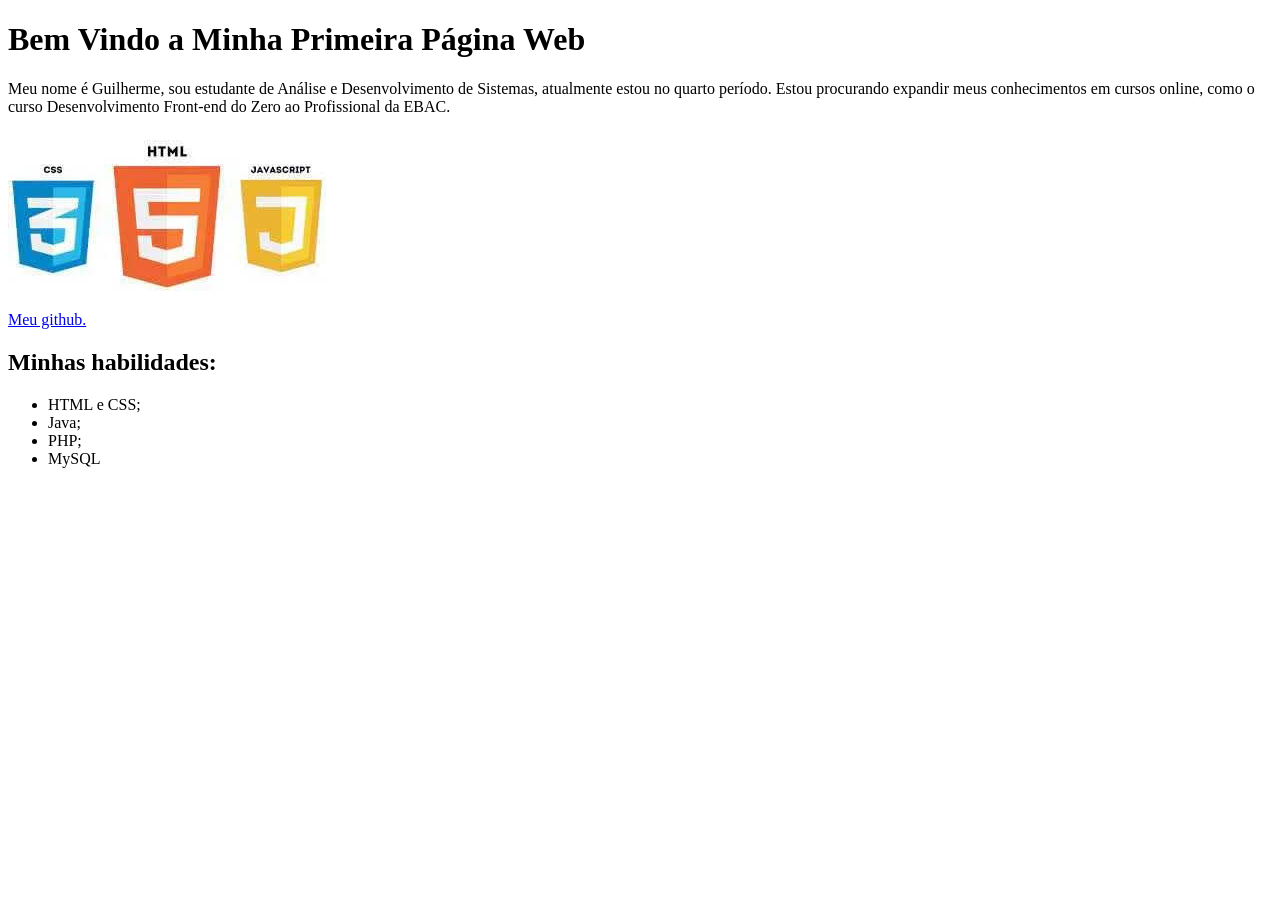
<file: Desenvolvimento Front-end do Zero ao Pro/Exercicio-01/index.html>
<!DOCTYPE html>
<html lang="en">
<head>
    <meta charset="UTF-8">
    <meta name="viewport" content="width=device-width, initial-scale=1.0">
    <title>Minha Primeira Página Web</title>
</head>
<body>
    <h1>Bem Vindo a Minha Primeira Página Web</h1>
    <p>Meu nome é Guilherme, sou estudante de Análise e Desenvolvimento de Sistemas, atualmente estou no quarto período. Estou procurando expandir meus conhecimentos em cursos online, como o curso Desenvolvimento Front-end do Zero ao Profissional da EBAC.</p>
    <img src="./imagens/imagem.jfif" alt="">
    <p><a href="https://github.com/Capelini06">Meu github.</a></p>
    <h2>Minhas habilidades:</h2>
    <ul>
        <li>HTML e CSS;</li>
        <li>Java;</li>
        <li>PHP;</li>
        <li>MySQL</li>
    </ul>
    
    
    
</body>
</html>
</file>
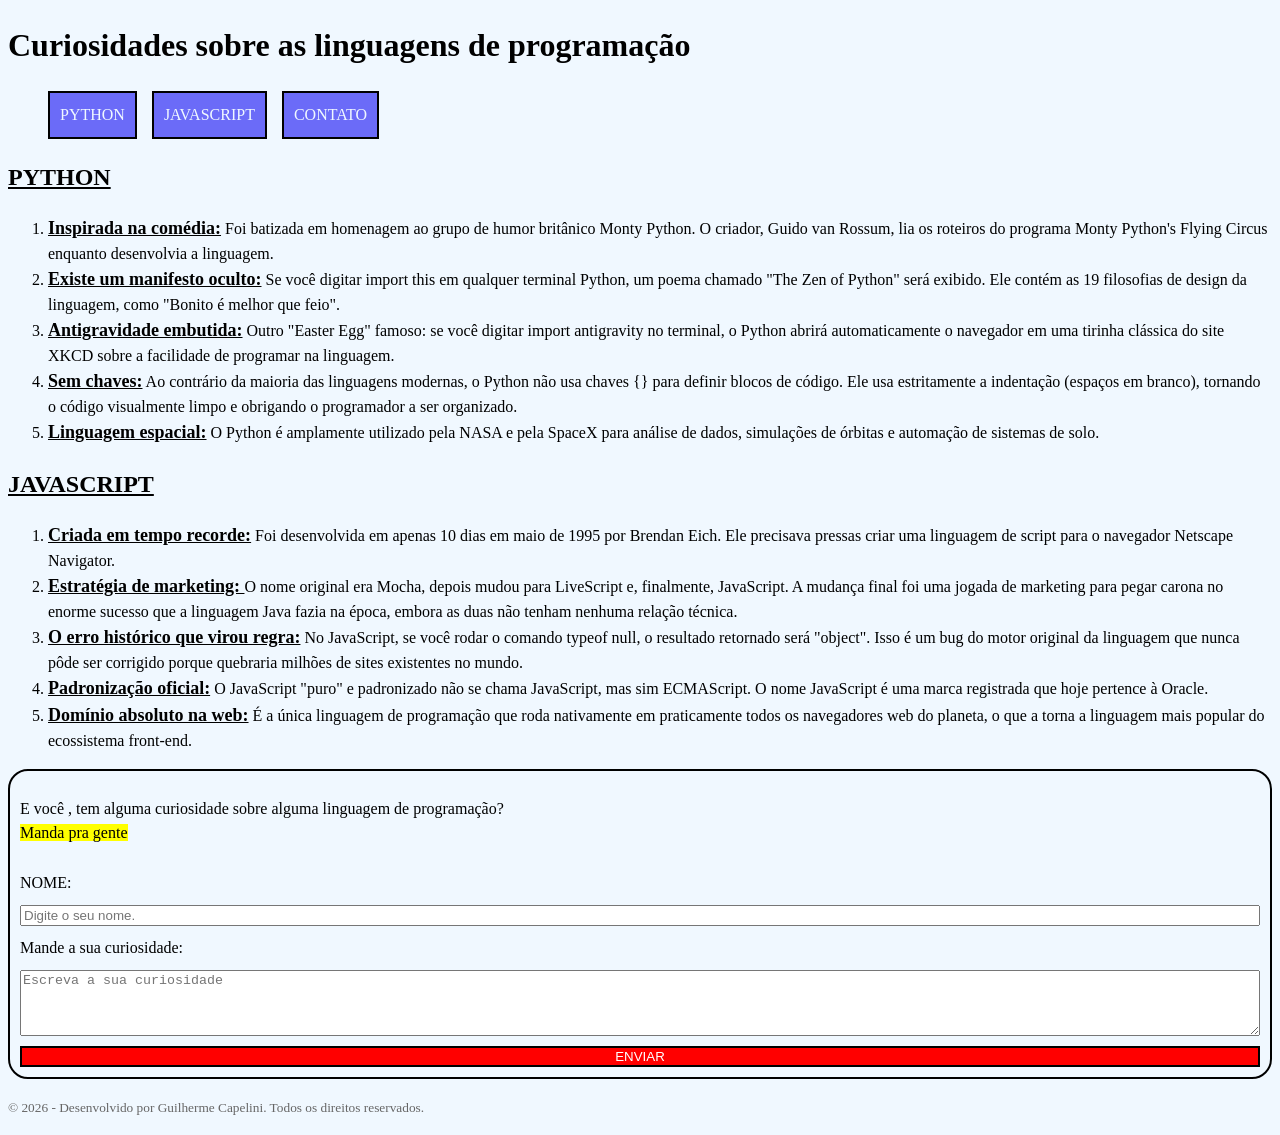
<file: Desenvolvimento Front-end do Zero ao Pro/Exercicio-02/index.html>
<!DOCTYPE html>
<html lang="en">

<head>
    <meta charset="UTF-8">
    <meta name="viewport" content="width=device-width, initial-scale=1.0">
    <title>Sobre as linguagens de programação</title>
    <style>
        body {
            font-size: 1rem;
            line-height: 1.5;
            background-color: aliceblue;
        }

        ul {
            list-style: none;
            display: flex;
            flex-direction: row;
            gap: 15px;

            li {
                background-color: #6b6bf8;
                color: aliceblue;
                border: 2px solid #000000;
                padding: 10px;
            }
        }

        a {
            text-decoration: none;
            color: inherit;
        }

        h2 {
            text-decoration: underline;
        }

        b {
            font-size: 1.125rem;
            text-decoration: underline;
        }

        .contato {
            display: flex;
            flex-direction: column;
            border: 2px solid #000000;
            border-radius: 20px;
            padding: 10px;
            gap: 10px;
        }

        button {
            color: white;
            background-color: red;
            border: 2px solid #000000;
        }
        footer {
            color: #666;
        }
    </style>
</head>

<body>
    <main>
        <header>
            <h1>Curiosidades sobre as linguagens de programação</h1>
            <div>
                <nav>
                    <ul>
                        <li><a href="#python">PYTHON</a></li>
                        <li><a href="#javascript">JAVASCRIPT</a></li>
                        <li><a href="#contato">CONTATO</a></li>
                    </ul>
                </nav>
            </div>
        </header>

        <section id="python">
            <h2>PYTHON</h2>
            <ol>
                <li>
                    <b>Inspirada na comédia:</b> Foi batizada em homenagem ao grupo de humor britânico Monty Python. O
                    criador, Guido van Rossum, lia os roteiros do programa Monty Python's Flying Circus enquanto
                    desenvolvia
                    a linguagem.
                </li>
                <li>
                    <b>Existe um manifesto oculto:</b> Se você digitar import this em qualquer terminal Python, um poema
                    chamado "The Zen of Python" será exibido. Ele contém as 19 filosofias de design da linguagem, como
                    "Bonito é melhor que feio".
                </li>
                <li>
                    <b>Antigravidade embutida:</b> Outro "Easter Egg" famoso: se você digitar import antigravity no
                    terminal, o Python abrirá automaticamente o navegador em uma tirinha clássica do site XKCD sobre a
                    facilidade de programar na linguagem.
                </li>
                <li>
                    <b>Sem chaves:</b> Ao contrário da maioria das linguagens modernas, o Python não usa chaves {} para
                    definir blocos de código. Ele usa estritamente a indentação (espaços em branco), tornando o código
                    visualmente limpo e obrigando o programador a ser organizado.
                </li>
                <li>
                    <b>Linguagem espacial:</b> O Python é amplamente utilizado pela NASA e pela SpaceX para análise de
                    dados, simulações de órbitas e automação de sistemas de solo.
                </li>
            </ol>
        </section>

        <section id="javascript">
            <h2>JAVASCRIPT</h2>
            <ol>
                <li><b>Criada em tempo recorde:</b> Foi desenvolvida em apenas 10 dias em maio de 1995 por Brendan Eich.
                    Ele
                    precisava pressas criar uma linguagem de script para o navegador Netscape Navigator.</li>
                <li><b>Estratégia de marketing: </b> O nome original era Mocha, depois mudou para LiveScript e,
                    finalmente,
                    JavaScript. A mudança final foi uma jogada de marketing para pegar carona no enorme sucesso que a
                    linguagem Java fazia na época, embora as duas não tenham nenhuma relação técnica.</li>
                <li><b>O erro histórico que virou regra:</b> No JavaScript, se você rodar o comando typeof null, o
                    resultado
                    retornado será "object". Isso é um bug do motor original da linguagem que nunca pôde ser corrigido
                    porque quebraria milhões de sites existentes no mundo.</li>
                <li><b>Padronização oficial:</b> O JavaScript "puro" e padronizado não se chama JavaScript, mas sim
                    ECMAScript. O nome JavaScript é uma marca registrada que hoje pertence à Oracle.</li>
                <li><b>Domínio absoluto na web:</b> É a única linguagem de programação que roda nativamente em
                    praticamente
                    todos os navegadores web do planeta, o que a torna a linguagem mais popular do ecossistema
                    front-end.
                </li>
            </ol>
        </section>

        <section id="contato">
            <form action="#" method="post">
                <div class="contato">

                    <p>E você , tem alguma curiosidade sobre alguma linguagem de programação?<br> <mark>Manda pra
                            gente</mark></p>
                    <label for="nome">NOME:</label>
                    <input type="text" id="nome" name="nome" required placeholder="Digite o seu nome.">

                    <label for="mensagem"> Mande a sua curiosidade:</label>
                    <textarea name="mensagem" id="mensagem" rows="4" cols="20" required
                        placeholder="Escreva a sua curiosidade"></textarea>

                    <button type="submit">ENVIAR</button>

                </div>
            </form>
        </section>
    </main>
    <footer>
        <p><small>&copy; 2026 - Desenvolvido por Guilherme Capelini. Todos os direitos reservados.</small></p>
    </footer>
</body>

</html>
</file>
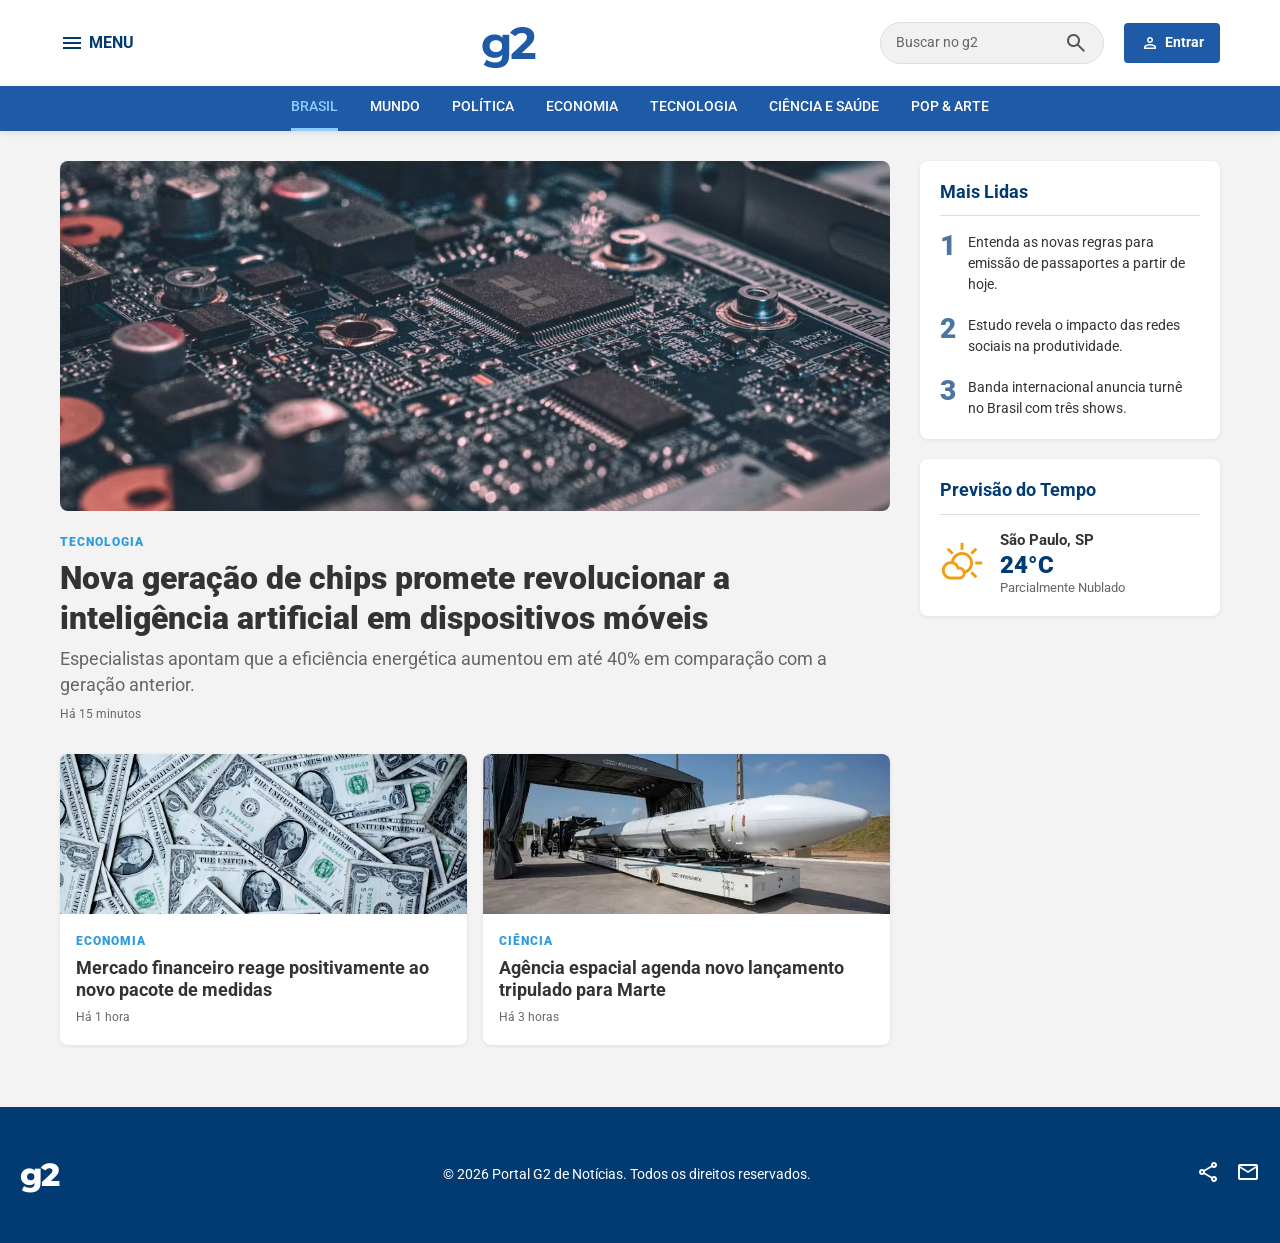
<file: Desenvolvimento Front-end do Zero ao Pro/Exercicio-03/index.html>
<!DOCTYPE html>
<html lang="pt-BR">

<head>
    <meta charset="UTF-8">
    <meta name="viewport" content="width=device-width, initial-scale=1.0">
    <title>g2 - o seu site de noticiais</title>
    <link rel="stylesheet" href="./style.css">
    <!-- Fontes do Google -->
    <link rel="preconnect" href="https://fonts.googleapis.com">
    <link rel="preconnect" href="https://fonts.gstatic.com" crossorigin>
    <link
        href="https://fonts.googleapis.com/css2?family=Montserrat:wght@800&family=Roboto:wght@400;500;700;900&display=swap"
        rel="stylesheet">
    <link rel="icon" type="image/png" href="../projeto-simples-html/image.png">
    <!-- Ícones do Google (Material Symbols) -->
    <link rel="stylesheet"
        href="https://fonts.googleapis.com/css2?family=Material+Symbols+Outlined:opsz,wght,FILL,GRAD@24,400,0,0" />
</head>

<body>
    <header class="site-header">
        <div class="header-top">
            <div class="menu-left">
                <span class="material-symbols-outlined menu-icon">menu</span>
                <span class="menu-text">Menu</span>
            </div>
            <div class="logo">
                <h1>g2</h1>
            </div>

            <div class="search-login">
                <div class="search-box">
                    <input type="text" placeholder="Buscar no g2">
                    <span class="material-symbols-outlined">search</span>
                </div>
                <button class="btn-login">
                    <span class="material-symbols-outlined">person</span>
                    Entrar
                </button>
            </div>
        </div>

        <nav class="category-nav">
            <ul>
                <li>
                    <a href="#" class="active">BRASIL</a>
                </li>
                <li>
                    <a href="#">MUNDO</a>
                </li>
                <li>
                    <a href="#">POLÍTICA</a>
                </li>
                <li>
                    <a href="#">ECONOMIA</a>
                </li>
                <li>
                    <a href="#">TECNOLOGIA</a>
                </li>
                <li>
                    <a href="#">CIÊNCIA E SAÚDE</a>
                </li>
                <li>
                    <a href="#">POP & ARTE</a>
                </li>
            </ul>
        </nav>
    </header>
    <main class="container">
        <section class="main-news">
            <article class="hero-article">
                <a href="">
                    <figure>
                        <img src="./images/chip.avif" alt="Processador de Computador Iluminado">
                        <figcaption>
                            <span class="tag">Tecnologia</span>
                            <h2>Nova geração de chips promete revolucionar a inteligência artificial em dispositivos
                                móveis</h2>
                            <p>Especialistas apontam que a eficiência energética aumentou em até 40% em comparação com a
                                geração anterior.</p>
                            <time datetime="now">Há 15 minutos</time>
                        </figcaption>
                    </figure>
                </a>
            </article>

            <section class="secondary-grid">
                <article class="news-card">
                    <a href="">
                        <img src="./images/dinheiro.avif" alt="Gráficos financeiros">
                        <div class="card-content">
                            <span class="tag">Economia</span>
                            <h3>Mercado financeiro reage positivamente ao novo pacote de medidas</h3>
                            <time datetime="">Há 1 hora</time>
                        </div>
                    </a>
                </article>

                <article class="news-card">
                    <a href="">
                        <img src="./images/foguete.webp" alt="Foguete sendo lançado">
                        <div class="card-content">
                            <span class="tag">Ciência</span>
                            <h3>Agência espacial agenda novo lançamento tripulado para Marte</h3>
                            <time datetime="">Há 3 horas</time>
                        </div>
                    </a>
                </article>
            </section>
        </section>

        <aside class="sidebar">
            <div class="widget most-read">
                <h3>Mais Lidas</h3>
                <ol>
                    <li>
                        <a href="">
                            <span class="number">1</span>
                            <p>Entenda as novas regras para emissão de passaportes a partir de hoje.</p>
                        </a>
                    </li>

                    <li>
                        <a href="">
                            <span class="number">2</span>
                            <p>Estudo revela o impacto das redes sociais na produtividade.</p>
                        </a>
                    </li>

                    <li>
                        <a href="">
                            <span class="number">3</span>
                            <p>Banda internacional anuncia turnê no Brasil com três shows.</p>
                        </a>
                    </li>
                </ol>
            </div>

            <div class="widget weather">
                <h3>Previsão do Tempo</h3>
                <div class="weather-info">
                    <span class="material-symbols-outlined weather-icon">partly_cloudy_day</span>
                    <div class="weather-details">
                        <h4 class="weather-city">São Paulo, SP</h4>
                        <h4 class="weather-temp">24°C</h4>
                        <p class="weather-desc">Parcialmente Nublado</p>
                    </div>
                </div>
            </div>
        </aside>
    </main>

    <footer class="site-footer">
        <div class="logo">g2</div>
        <p>© 2026 Portal G2 de Notícias. Todos os direitos reservados.</p>
        <div class="footer-icons">
            <a href="">
                <span class="material-symbols-outlined">share</span>
            </a>
            <a href="">
                <span class="material-symbols-outlined">mail</span>
            </a>
        </div>
    </footer>

</body>

</html>
</file>
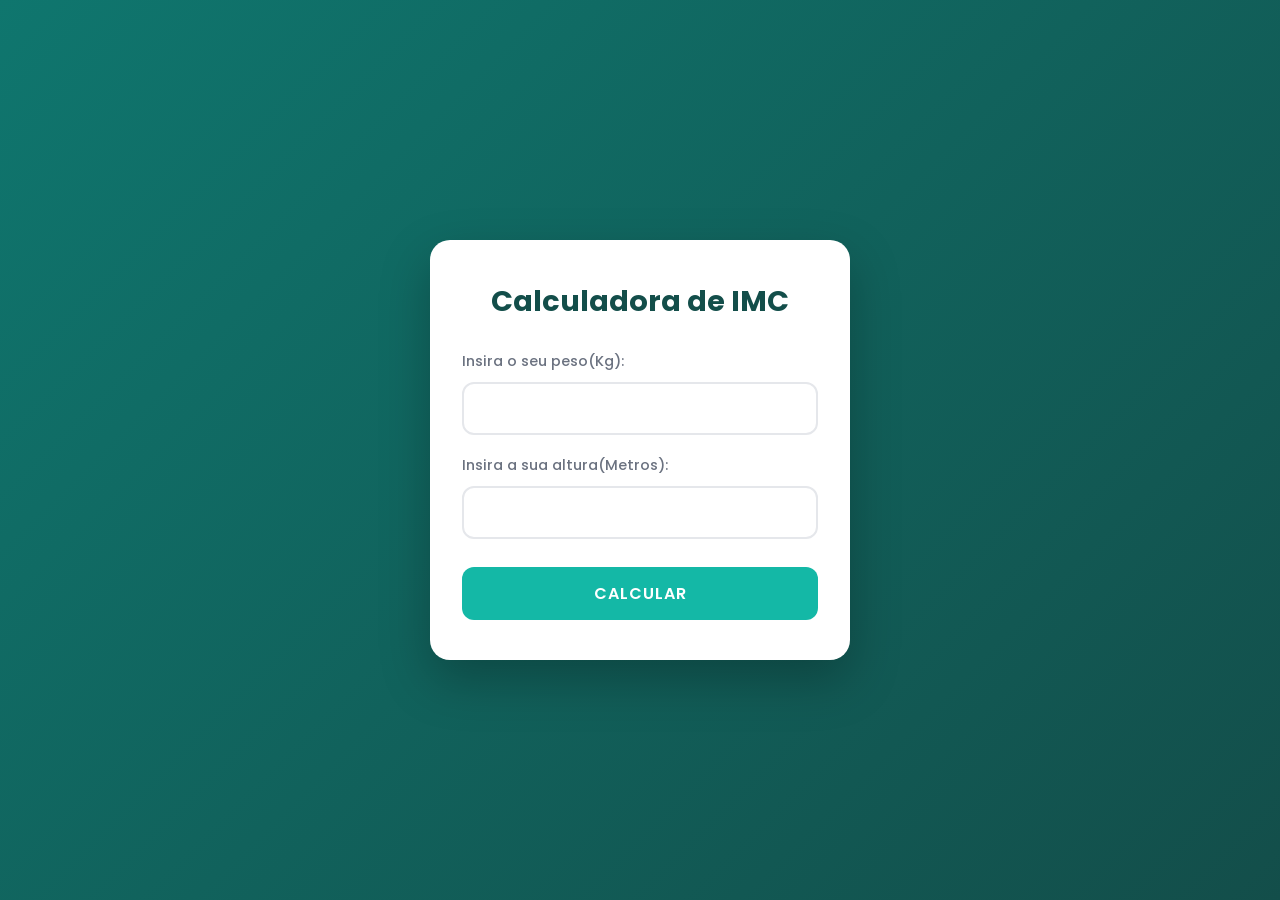
<file: EBAC-Desenvolvimento Front-end do Zero ao Pro/modulo-04/atividade-04/index.html>
<!DOCTYPE html>
<html lang="pt-BR">
<head>
    <meta charset="UTF-8">
    <meta name="viewport" content="width=device-width, initial-scale=1.0">
    <title>Calculadore de IMC</title>
    <link rel="stylesheet" href="style.css">
    <script src="./script.js"></script>
</head>
<body>
    <section class="card">
        <h1>Calculadora de IMC</h1>
        <form class="form">
            <label for="peso">Insira o seu peso(Kg): </label>
            <input  type="number"
                    name="peso"
                    id="peso">

            <label for="altura">Insira a sua altura(Metros):</label>
            <input  type="number"
                    name="altura"
                    id="altura">
            <div class="resultado">
                <p id="resultado"></p>
                <p id="classificacao"></p>
            </div>
            <button type="button" onclick="calcularIMC()">CALCULAR</button>
        </form>
    </section>
    
</body>
</html>
</file>
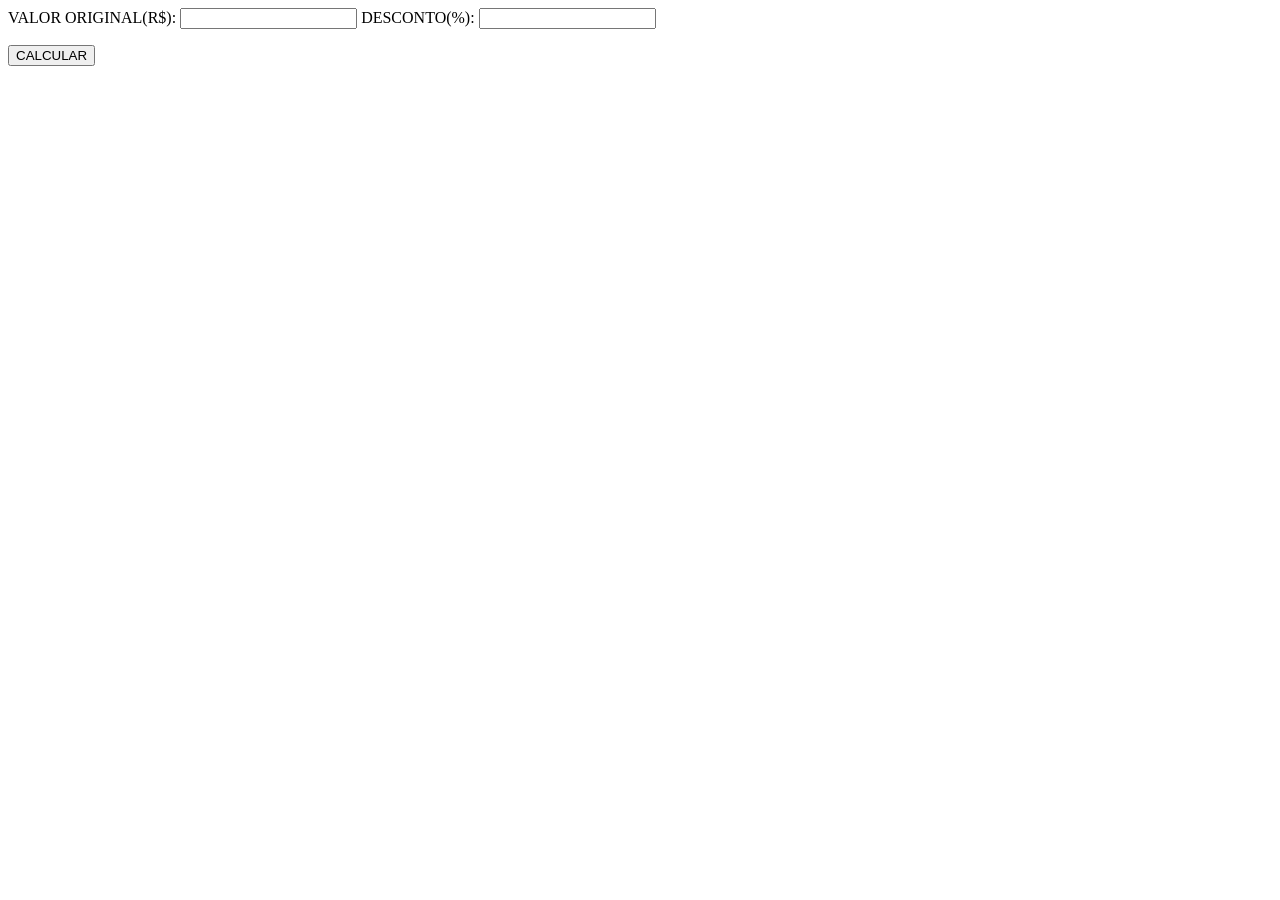
<file: EBAC-Desenvolvimento Front-end do Zero ao Pro/modulo-04/exemplo-02/index.html>
<!DOCTYPE html>
<html lang="pt-BR">
<head>
    <meta charset="UTF-8">
    <meta name="viewport" content="width=device-width, initial-scale=1.0">
    <title>Calculadora de descontos</title>
    <script src="./script.js"></script>
</head>
<body>
    <label for="valor">VALOR ORIGINAL(R$):</label>
    <input  type="number"
            name="valor"
            id="valor">

    <label for="desconto">DESCONTO(%):</label>
    <input  type="number"
            name="desconto"
            id="desconto">

    <p id="resultado"></p>
    <button onclick="calcularDesconto()">CALCULAR</button>
</body>
</html>
</file>
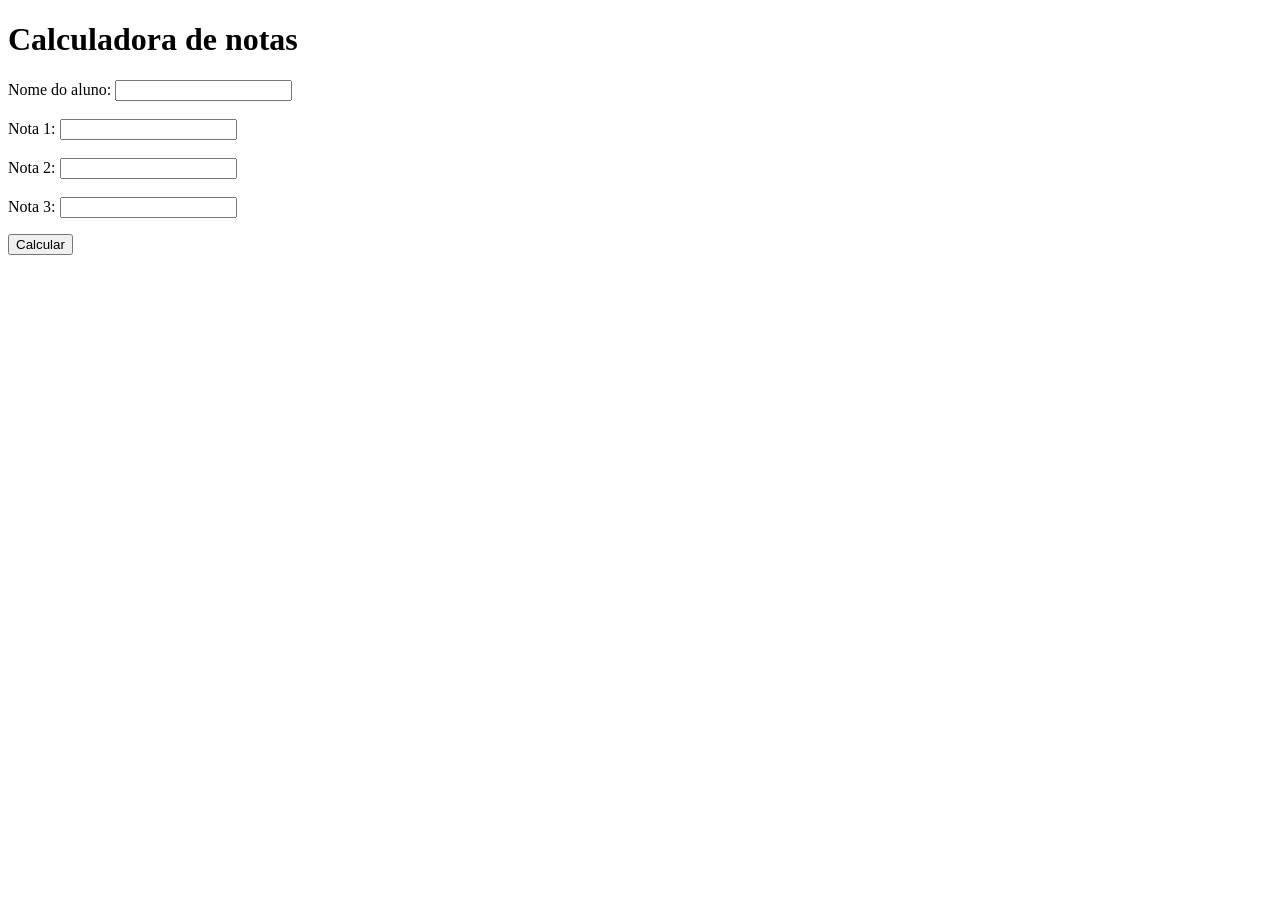
<file: EBAC-Desenvolvimento Front-end do Zero ao Pro/modulo-04/exemplo-03/index.html>
<!DOCTYPE html>
<html lang="pt-BR">

<head>
    <meta charset="UTF-8">
    <meta name="viewport" content="width=device-width, initial-scale=1.0">
    <title>Calculadora de notas</title>
    <script src="./script.js"></script>
</head>

<body>
    <h1>Calculadora de notas</h1>
    <form>
        <label for="nome">Nome do aluno: </label>
        <input type="text" name="nome" id="nome">

        <br>
        <br>

        <label for="nota1">Nota 1: </label>
        <input type="number" name="nota1" id="nota1">

        <br>
        <br>

        <label for="nota2">Nota 2: </label>
        <input type="number" name="nota2" id="nota2">

        <br>
        <br>

        <label for="nota3">Nota 3: </label>
        <input type="number" name="nota3" id="nota3">

        <p id="resultado"></p>
        <button type="button" onclick="calcularMedia()">Calcular</button>
    </form>
</body>

</html>
</file>
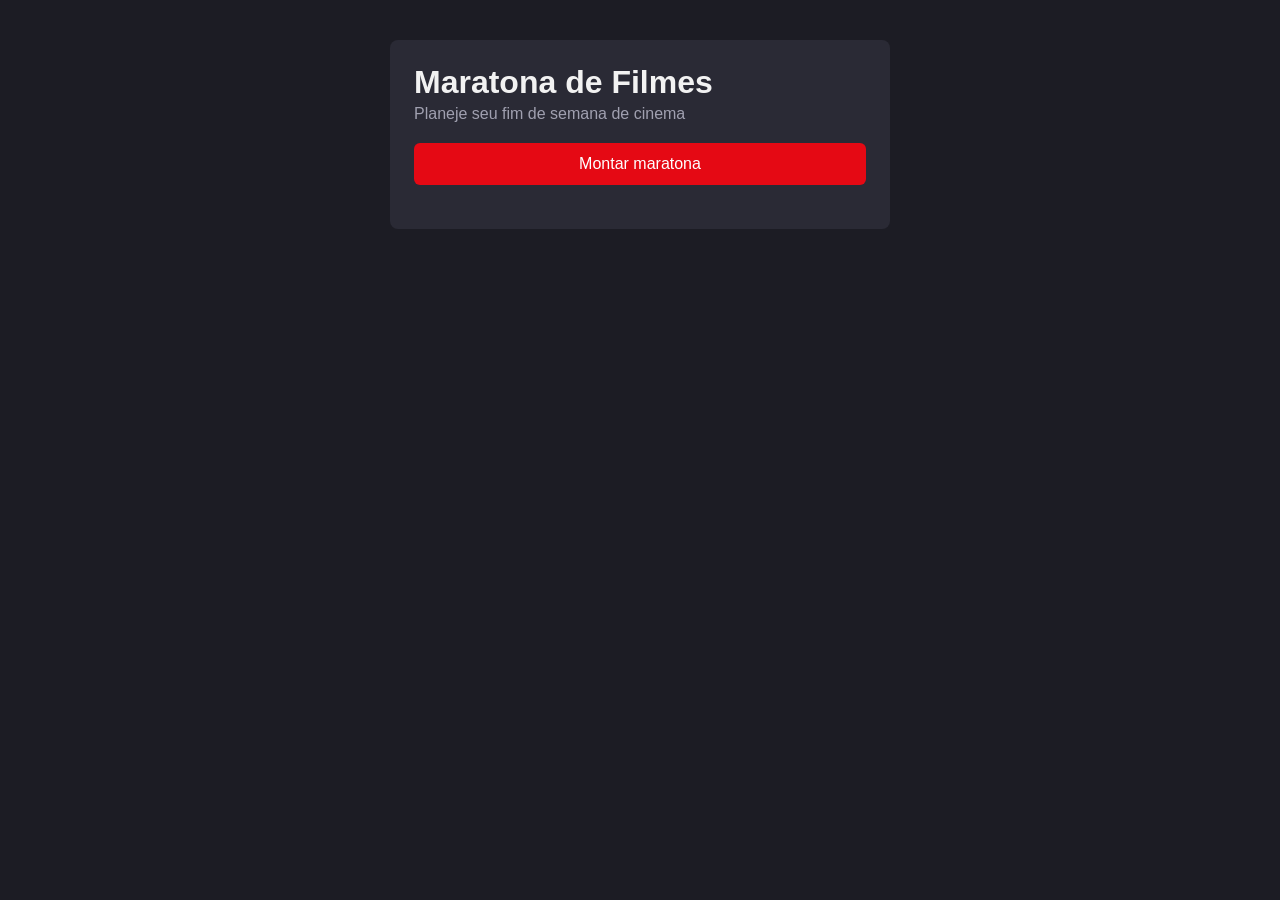
<file: EBAC-Desenvolvimento Front-end do Zero ao Pro/modulo-05/exercicio-01/index.html>
<!DOCTYPE html>
<html lang="pt-BR">
<head>
    <meta charset="UTF-8">
    <meta name="viewport" content="width=device-width, initial-scale=1.0">
    <title>Maratona de Filmes</title>
    <link rel="stylesheet" href="style.css">
    <script src="./script.js"></script>
</head>
<body>
    <main class="container">
        <h1>Maratona de Filmes</h1>
        <p class="subtitulo">Planeje seu fim de semana de cinema</p>

        <button type="button" onclick="montarMaratona()">Montar maratona</button>

        <div id="resultado"></div>
    </main>
</body>
</html>
</file>
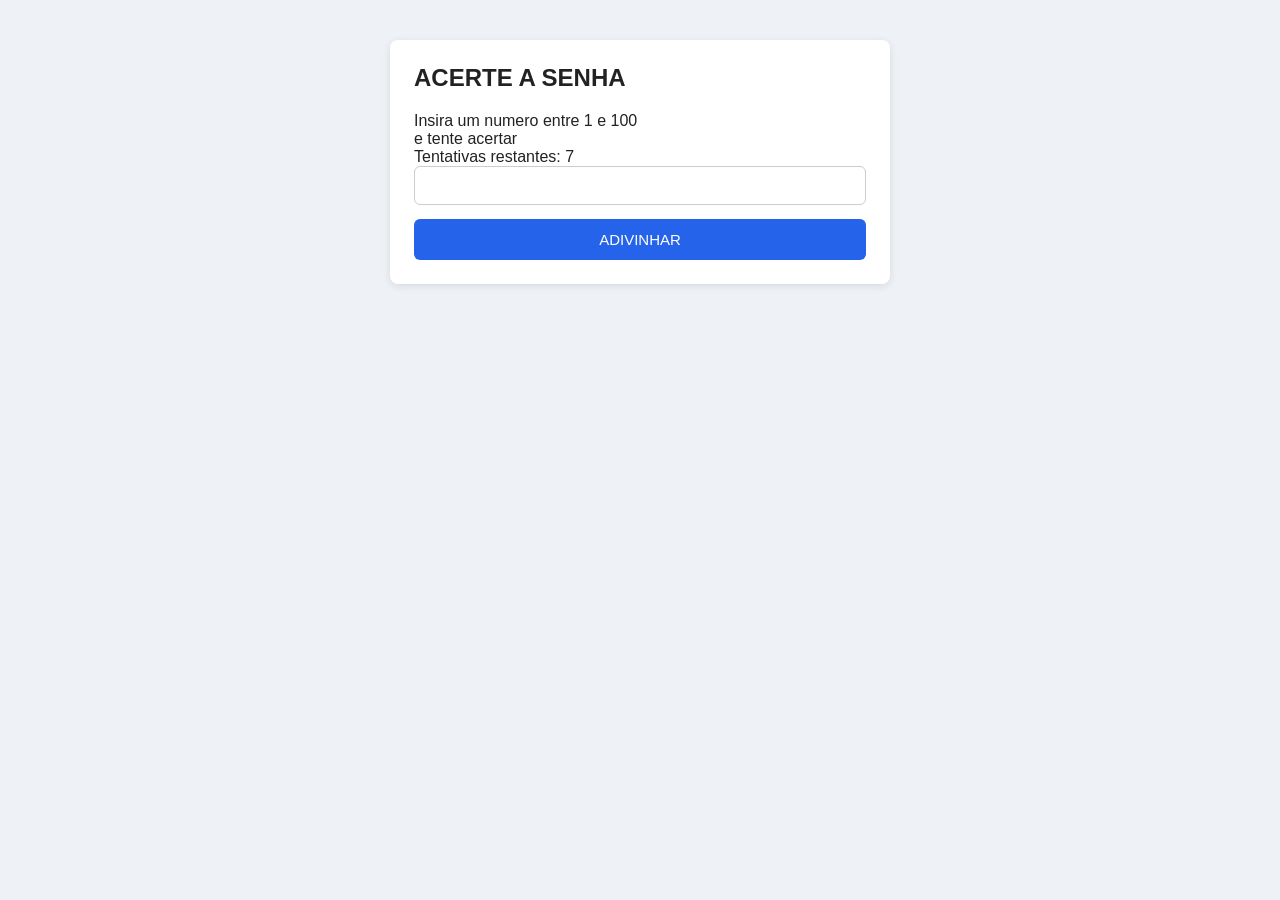
<file: EBAC-Desenvolvimento Front-end do Zero ao Pro/modulo-06/atividade-06/index.html>
<!DOCTYPE html>
<html lang="pt-BR">

<head>
    <meta charset="UTF-8">
    <meta name="viewport" content="width=device-width, initial-scale=1.0">
    <title>Acerte a senha</title>
    <link rel="stylesheet" href="style.css">
    <script defer src="script.js"></script>
</head>

<body>
    <main>
        <section class="container">
            <h1>ACERTE A SENHA</h1>
            <p> Insira um numero entre 1 e 100<br>
                e tente acertar</p>
            <p id="tentativas">Tentativas restantes: 7</p>
            <p id="dica"></p>
            <form id="formulario">
                <input type="number" name="numero" id="numero">
                <button type="button" onclick="adivinhar()">ADIVINHAR</button>
            </form>
        </section>
    </main>
</body>

</html>
</file>
<file: Desenvolvimento Front-end do Zero ao Pro/Exercicio-03/style.css>
:root {
    --aliceblue: #f0f8ff;
    --azul-escuro: #013B72;
    --azul-g2: #1f5aa6;
    --azul-claro: #4b75a1;
    --azul-tag: #2d9cdb;
    --azul-destaque: #8ecbff;
    --cinza-fundo: #f3f3f3;
    --cinza-busca: #f1f1f1;
    --branco: #fff;
    --text-dark: #333333;
    --sombra-card: 0 1px 4px rgba(0, 0, 0, 0.08);
}

* {
    padding: 0;
    margin: 0;
    box-sizing: border-box;
    font-family: 'Roboto', sans-serif;
    line-height: 1.25;
}

body {
    background-color: var(--cinza-fundo);
    color: var(--text-dark);
}

a {
    text-decoration: none;
    color: inherit;
}

ul,
ol {
    list-style: none;
}

time {
    font-size: 12px;
    color: #666;
    display: block;
    margin-top: 8px;
}

.site-header {
    background-color: var(--branco);
    color: var(--azul-escuro);
    position: sticky;
    top: 0;
    z-index: 100;
    box-shadow: 0 2px 6px rgba(0, 0, 0, 0.1);
}

.logo h1 {
    font-family: Montserrat, sans-serif;
    color: var(--azul-g2);
    font-size: 45px;
    letter-spacing: -3px;
}

.header-top {
    display: flex;
    justify-content: space-between;
    align-items: center;
    max-width: 1200px;
    margin: 0 auto;
    padding: 15px 20px;
}

.menu-left {
    display: flex;
    align-items: center;
    gap: 5px;
    font-weight: bold;
    text-transform: uppercase;
    cursor: pointer;
}

.search-login {
    display: flex;
    align-items: center;
    gap: 20px;
}

.search-box {
    display: flex;
    align-items: center;
    gap: 0.5rem;
    background-color: var(--cinza-busca);
    border: 1px solid #ddd;
    border-radius: 999px;
    padding: 8px 15px;
}

.search-box input {
    border: none;
    outline: none;
    background: transparent;
    width: 160px;
    font-family: inherit;
    font-size: 0.875rem;
    color: var(--text-dark);
}

.search-box input::placeholder {
    color: #666;
}

.search-box span {
    cursor: pointer;
    font-size: 1.5rem;
    color: #555;
}

.btn-login {
    display: flex;
    align-items: center;
    gap: 5px;
    background-color: var(--azul-g2);
    color: var(--branco);
    font-family: inherit;
    font-size: 0.875rem;
    font-weight: 700;
    border: none;
    border-radius: 4px;
    padding: 10px 16px;
    cursor: pointer;
    transition: 0.2s;

    .material-symbols-outlined {
        font-size: 1.25rem;
    }
}

.btn-login:hover {
    background-color: var(--azul-escuro);
}

.category-nav {
    background-color: var(--azul-g2);

    ul {
        display: flex;
        justify-content: center;
        flex-wrap: wrap;
        gap: 2rem;
        max-width: 1200px;
        margin: 0 auto;
        padding: 0 20px;
    }

    a {
        color: var(--branco);
        font-weight: 500;
        font-size: 14px;
        padding: 12px 0;
        display: inline-block;
        border-bottom: 3px solid transparent;
        transition: 0.2s;
    }
}

.category-nav a:hover,
.category-nav a.active {
    color: var(--azul-destaque);
    border-bottom-color: var(--azul-destaque);
}

.container {
    display: grid;
    grid-template-columns: 1fr 300px;
    gap: 30px;
    max-width: 1200px;
    margin: 0 auto;
    padding: 30px 20px;
}

.main-news {
    min-width: 0;
    display: flex;
    flex-direction: column;
    gap: 2rem;
}

figure {
    margin: 0;

    img {
        width: 100%;
        height: 350px;
        object-fit: cover;
        display: block;
        border-radius: 0.5rem;
    }

    figcaption {
        color: #666;
        margin-top: 1.5rem;

        h2 {
            font-size: 2rem;
            color: var(--text-dark);
            font-weight: 900;
            margin: 0.5rem 0;
        }

        p {
            font-size: 1.1rem;
            line-height: 1.5;
        }
    }
}

.tag {
    color: var(--azul-tag);
    font-weight: 900;
    text-transform: uppercase;
    font-size: 12px;
    letter-spacing: 1px;
    display: block;
    margin-bottom: 5px;
}

.secondary-grid {
    display: grid;
    grid-template-columns: repeat(auto-fit, minmax(250px, 1fr));
    gap: 1rem;
}

.news-card {
    background-color: var(--branco);
    border-radius: 0.5rem;
    overflow: hidden;
    box-shadow: var(--sombra-card);
}

.news-card img {
    width: 100%;
    height: 160px;
    object-fit: cover;
    display: block;
}

.card-content {
    padding: 1.25rem 1rem;

    h3 {
        font-size: 1.125rem;
        color: var(--text-dark);
        font-weight: bold;
        margin: 0.5rem 0;
    }
}

.sidebar {
    display: flex;
    flex-direction: column;
    gap: 1.25rem;
    align-self: start;
}

.sidebar > .widget {
    background-color: var(--branco);
    padding: 1.25rem;
    border-radius: 0.5rem;
    box-shadow: var(--sombra-card);

    h3 {
        color: var(--azul-escuro);
        font-size: 1.125rem;
        font-weight: bold;
        padding-bottom: 0.75rem;
        margin-bottom: 1rem;
        border-bottom: 1px solid #ddd;
    }
}

.widget.weather {
    .weather-info {
        display: flex;
        align-items: center;
        gap: 1rem;
    }

    .weather-icon {
        color: #f39c12;
        font-size: 2.75rem;
    }

    .weather-city {
        font-size: 0.95rem;
    }

    .weather-temp {
        font-size: 1.5rem;
        font-weight: 900;
        color: var(--azul-escuro);
    }

    .weather-desc {
        font-size: 0.8rem;
        color: #666;
    }
}

.widget.most-read {
    ol li {
        margin-bottom: 1.25rem;

        a {
            display: flex;
            align-items: flex-start;
            gap: 0.75rem;
        }

        p {
            color: var(--text-dark);
            font-size: 0.875rem;
            line-height: 1.5;
        }
    }

    ol li:last-child {
        margin-bottom: 0;
    }

    .number {
        font-size: 1.75rem;
        font-weight: 900;
        color: var(--azul-claro);
        line-height: 1;
    }
}

.site-footer {
    background-color: var(--azul-escuro);
    color: var(--branco);
    display: flex;
    align-items: center;
    justify-content: space-between;
    gap: 1rem;
    padding: 3rem 20px;
    margin-top: 2rem;

    a {
        color: var(--branco);

        span {
            font-size: 1.5rem;
        }
    }
}

.site-footer .logo {
    font-family: Montserrat, sans-serif;
    font-size: 2rem;
    font-weight: 800;
    letter-spacing: -2px;
}

.site-footer p {
    font-size: 0.875rem;
}

.footer-icons {
    display: flex;
    gap: 1rem;
}


@media (max-width: 800px) {
    .container {
        grid-template-columns: 1fr;
    }

    .search-box {
        display: none;
    }

    .site-footer {
        flex-direction: column;
        text-align: center;
    }
}
</file>
<file: EBAC-Desenvolvimento Front-end do Zero ao Pro/modulo-04/atividade-04/style.css>
@import url('https://fonts.googleapis.com/css2?family=Poppins:wght@400;500;600;700&display=swap');

:root {
    --cor-fundo-1: #0f766e;
    --cor-fundo-2: #134e4a;
    --cor-card: #ffffff;
    --cor-texto: #1f2937;
    --cor-texto-suave: #6b7280;
    --cor-destaque: #14b8a6;
    --cor-destaque-escura: #0d9488;
    --cor-borda: #e5e7eb;
    --cor-resultado: #f0fdfa;
}

* {
    box-sizing: border-box;
}

body {
    margin: 0;
    padding: 16px;
    display: flex;
    justify-content: center;
    align-items: center;
    min-height: 100vh;
    font-family: 'Poppins', sans-serif;
    color: var(--cor-texto);
    background: linear-gradient(135deg, var(--cor-fundo-1), var(--cor-fundo-2));
}

.card {
    width: 100%;
    max-width: 420px;
    padding: 40px 32px;
    text-align: center;
    background-color: var(--cor-card);
    border-radius: 20px;
    box-shadow: 0 20px 50px rgba(0, 0, 0, 0.25);
}

h1 {
    margin: 0 0 28px;
    font-size: 1.8rem;
    font-weight: 700;
    color: var(--cor-fundo-2);
}

.form {
    display: flex;
    flex-flow: column;
    gap: 10px;
    text-align: left;
}

label {
    font-size: 0.9rem;
    font-weight: 500;
    color: var(--cor-texto-suave);
}

input {
    margin-bottom: 10px;
    padding: 12px 16px;
    font-family: inherit;
    font-size: 1rem;
    color: var(--cor-texto);
    border: 2px solid var(--cor-borda);
    border-radius: 12px;
    outline: none;
    transition: border-color 0.2s, box-shadow 0.2s;
}

input:focus {
    border-color: var(--cor-destaque);
    box-shadow: 0 0 0 4px rgba(20, 184, 166, 0.2);
}

.resultado {
    padding: 16px;
    text-align: center;
    background-color: var(--cor-resultado);
    border-left: 5px solid var(--cor-destaque);
    border-radius: 12px;
}

.resultado:has(#resultado:empty) {
    display: none;
}

.resultado p {
    margin: 4px 0;
}

#resultado {
    font-size: 1.6rem;
    font-weight: 700;
    color: var(--cor-destaque-escura);
}

#classificacao {
    font-size: 0.95rem;
    color: var(--cor-texto-suave);
}

button {
    margin-top: 8px;
    padding: 14px;
    font-family: inherit;
    font-size: 1rem;
    font-weight: 600;
    letter-spacing: 1px;
    color: #ffffff;
    background-color: var(--cor-destaque);
    border: none;
    border-radius: 12px;
    cursor: pointer;
    transition: background-color 0.2s, transform 0.1s;
}

button:hover {
    background-color: var(--cor-destaque-escura);
}

button:active {
    transform: scale(0.98);
}
</file>
<file: EBAC-Desenvolvimento Front-end do Zero ao Pro/modulo-05/exercicio-01/style.css>
* {
    margin: 0;
    padding: 0;
    box-sizing: border-box;
}

body {
    font-family: Arial, sans-serif;
    background-color: #1c1c24;
    color: #f2f2f2;
    padding: 40px 16px;
}

.container {
    max-width: 500px;
    margin: 0 auto;
    background-color: #2a2a35;
    padding: 24px;
    border-radius: 8px;
}

h1 {
    margin-bottom: 4px;
}

.subtitulo {
    color: #a0a0b0;
    margin-bottom: 20px;
}

button {
    width: 100%;
    padding: 12px;
    border: none;
    border-radius: 6px;
    background-color: #e50914;
    color: #fff;
    font-size: 16px;
    cursor: pointer;
}

button:hover {
    background-color: #b20710;
}

#resultado {
    margin-top: 20px;
}

#resultado p {
    padding: 8px 0;
    border-bottom: 1px solid #3a3a48;
}
</file>
<file: EBAC-Desenvolvimento Front-end do Zero ao Pro/modulo-06/atividade-06/style.css>
* {
    margin: 0;
    padding: 0;
    box-sizing: border-box;
}

body {
    font-family: Arial, sans-serif;
    background-color: #eef1f5;
    color: #222;
    padding: 40px 16px;
}

.container {
    max-width: 500px;
    margin: 0 auto;
    background-color: #fff;
    padding: 24px;
    border-radius: 8px;
    box-shadow: 0 2px 8px rgba(0, 0, 0, 0.1);
}

span {
    color: #2563eb;
    font-weight: bold;
}

h1 {
    margin-bottom: 20px;
}

form {
    display: flex;
    flex-direction: column;
}

label {
    font-weight: bold;
    margin-bottom: 4px;
}

input {
    padding: 10px;
    margin-bottom: 14px;
    border: 1px solid #ccc;
    border-radius: 6px;
    font-size: 15px;
}

.botoes {
    display: flex;
    gap: 10px;
}

button {
    flex: 1;
    padding: 12px;
    border: none;
    border-radius: 6px;
    background-color: #2563eb;
    color: #fff;
    font-size: 15px;
    cursor: pointer;
}

button:hover {
    background-color: #1d4ed8;
}

button.secundario {
    background-color: #16a34a;
}

button.secundario:hover {
    background-color: #15803d;
}

#contador {
    margin-top: 16px;
    color: #555;
}

#resultado {
    margin-top: 16px;
}

#resultado p {
    padding: 8px 0;
    border-bottom: 1px solid #e5e5e5;
}
</file>
